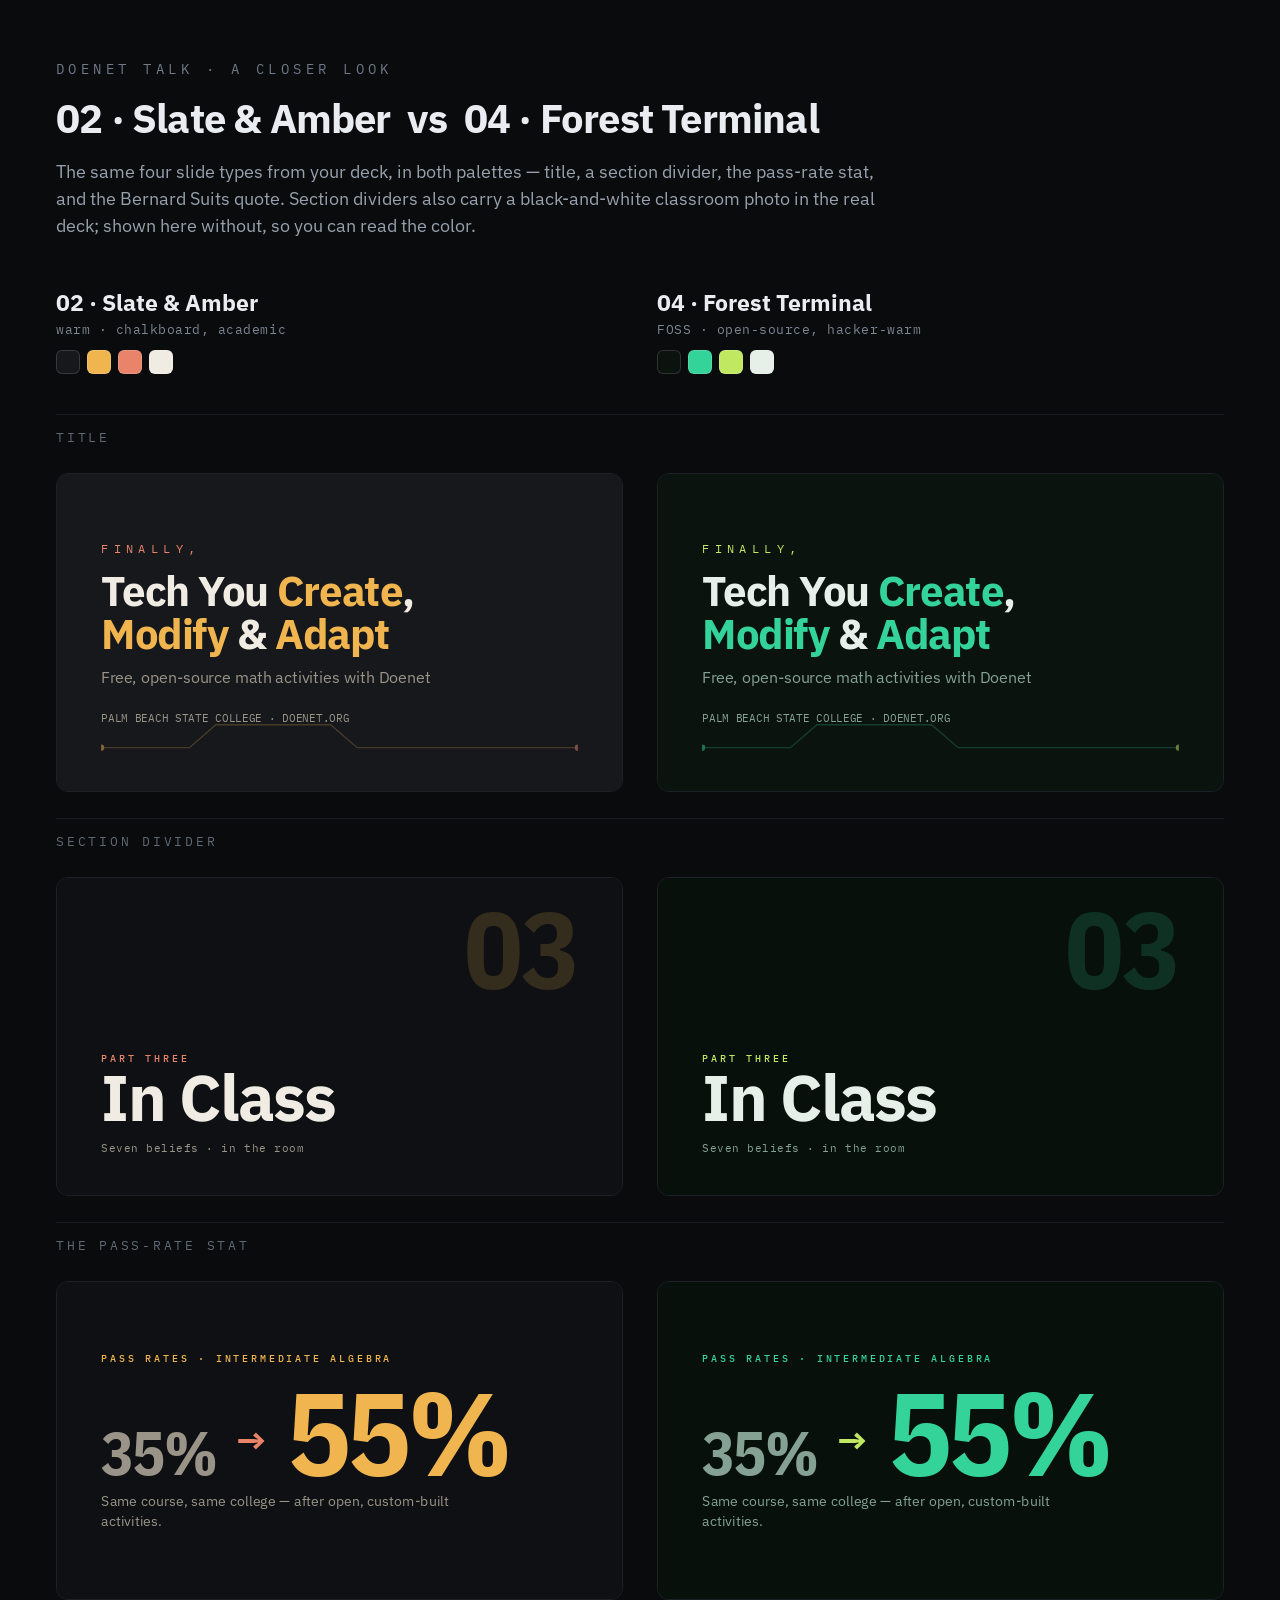
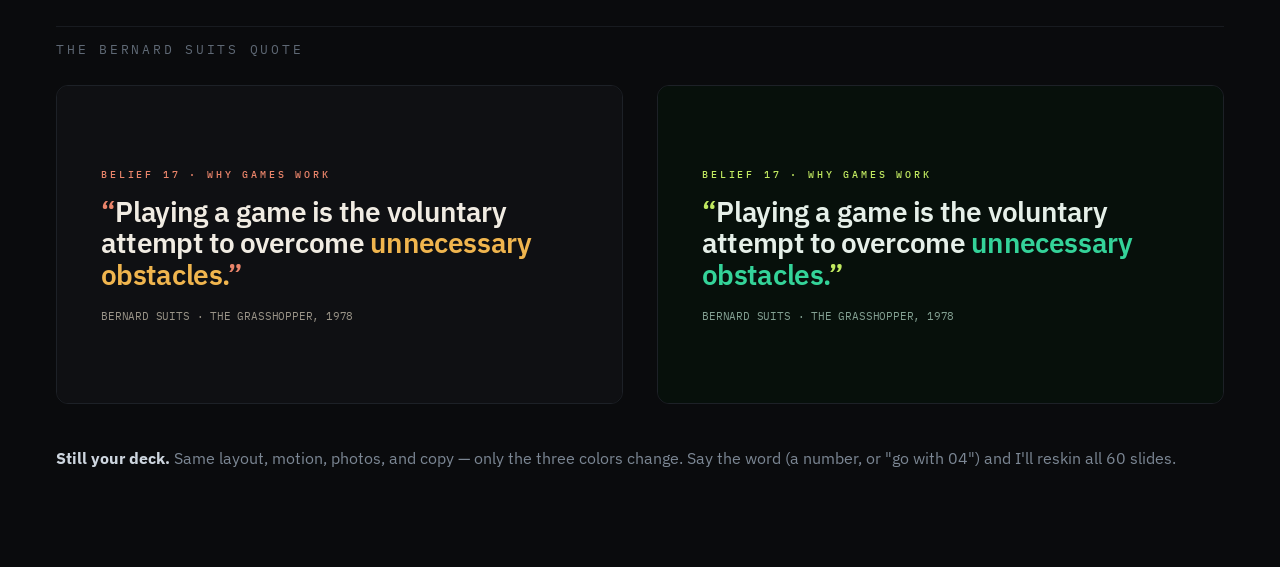
<file: FTYCMA Summer Spark 2026/Color Schemes - 02 & 04.html>
<!DOCTYPE html>
<html lang="en">
<head>
<meta charset="utf-8">
<meta name="viewport" content="width=device-width, initial-scale=1.0">
<title>Doenet Talk — 02 &amp; 04 across slide types</title>
<link rel="preconnect" href="https://fonts.googleapis.com">
<link rel="preconnect" href="https://fonts.gstatic.com" crossorigin>
<link rel="stylesheet" href="https://fonts.googleapis.com/css2?family=IBM+Plex+Sans:wght@400;500;600;700&family=IBM+Plex+Sans+Condensed:wght@700&family=IBM+Plex+Mono:wght@400;500&display=swap">
<style>
  *{ box-sizing:border-box; margin:0; padding:0; }
  body{ background:#0a0b0d; color:#e9edf2; font-family:"IBM Plex Sans",system-ui,sans-serif; padding:60px 56px 96px; -webkit-font-smoothing:antialiased; }
  .head{ max-width:1320px; margin:0 auto 40px; }
  .head .eyebrow{ font-family:"IBM Plex Mono",monospace; font-size:14px; letter-spacing:.32em; text-transform:uppercase; color:#6f7a88; }
  .head h1{ font-size:40px; font-weight:700; letter-spacing:-.02em; margin-top:14px; }
  .head p{ font-size:18px; color:#97a1ad; margin-top:14px; max-width:820px; line-height:1.5; }

  .cmp{ max-width:1320px; margin:0 auto; display:grid; grid-template-columns:1fr 1fr; gap:26px 34px; align-items:start; }
  @media (max-width:1100px){ .cmp{ grid-template-columns:1fr; } }
  .colhead{ position:sticky; top:0; background:#0a0b0d; padding:8px 0 14px; z-index:5; }
  .colhead .nm{ font-size:23px; font-weight:700; }
  .colhead .vibe{ font-family:"IBM Plex Mono",monospace; font-size:13px; color:#7c8794; margin-top:4px; letter-spacing:.04em; }
  .colhead .sw{ display:flex; gap:7px; margin-top:12px; }
  .colhead .sw span{ width:24px; height:24px; border-radius:6px; border:1px solid rgba(255,255,255,.14); }

  .rowlabel{ grid-column:1 / -1; font-family:"IBM Plex Mono",monospace; font-size:12.5px; letter-spacing:.22em; text-transform:uppercase; color:#5f6975; padding:14px 0 2px; border-top:1px solid #181b20; }

  .samp-wrap{ width:100%; aspect-ratio:16/9; overflow:hidden; position:relative; border-radius:12px; border:1px solid #1d2127; }
  .samp{ position:absolute; top:0; left:0; width:1280px; height:720px; transform-origin:top left; }
  .si{ position:absolute; inset:0; background:var(--bg); overflow:hidden; padding:92px 100px; display:flex; flex-direction:column; }
  .si.deep{ background:var(--bg2); }
  .si.center{ justify-content:center; }
  .si.end{ justify-content:flex-end; }
  .si::before{ content:""; position:absolute; inset:0; background-image:linear-gradient(var(--grid) 1px,transparent 1px),linear-gradient(90deg,var(--grid) 1px,transparent 1px); background-size:72px 72px; -webkit-mask-image:radial-gradient(120% 120% at 72% 28%,#000 52%,transparent 100%); mask-image:radial-gradient(120% 120% at 72% 28%,#000 52%,transparent 100%); }
  .si.nogrid::before{ display:none; }
  .si > *{ position:relative; }

  .kick{ font-family:"IBM Plex Mono",monospace; font-weight:500; font-size:23px; letter-spacing:.26em; text-transform:uppercase; color:var(--accent); display:flex; align-items:center; gap:18px; }
  .kick .bar{ width:46px; height:3px; background:var(--accent); display:inline-block; }
  .kick.alt{ color:var(--accent2); }
  .kick.alt .bar{ background:var(--accent2); }

  /* title */
  .pretitle{ font-family:"IBM Plex Mono",monospace; font-size:28px; letter-spacing:.4em; text-transform:uppercase; color:var(--accent2); margin-bottom:28px; }
  .maintitle{ font-size:96px; font-weight:700; letter-spacing:-.03em; line-height:1.0; color:var(--fg); }
  .maintitle em{ font-style:normal; color:var(--accent); }
  .subtitle{ font-size:36px; color:var(--mute); margin-top:28px; }
  .byline{ font-family:"IBM Plex Mono",monospace; font-size:24px; color:var(--mute); margin-top:54px; letter-spacing:.05em; }

  /* divider */
  .divnum{ font-family:"IBM Plex Sans Condensed",sans-serif; font-weight:700; font-size:248px; line-height:.84; letter-spacing:-.02em; position:absolute; top:54px; right:100px; color:color-mix(in srgb, var(--accent) 17%, transparent); }
  .divtitle{ font-size:148px; font-weight:700; letter-spacing:-.025em; line-height:.98; color:var(--fg); }
  .divmeta{ font-family:"IBM Plex Mono",monospace; color:var(--mute); font-size:26px; margin-top:26px; letter-spacing:.04em; }

  /* claim */
  .clm{ font-size:88px; font-weight:600; line-height:1.05; letter-spacing:-.02em; color:var(--fg); }
  .clm em{ font-style:normal; color:var(--accent); }
  .sub{ font-size:32px; color:var(--mute); margin-top:30px; max-width:820px; line-height:1.4; }
  .rule{ width:104px; height:6px; border-radius:3px; background:var(--accent); margin-top:38px; }

  /* stat */
  .statrow{ display:flex; align-items:flex-end; gap:46px; margin-top:46px; }
  .before{ font-family:"IBM Plex Sans Condensed",sans-serif; font-weight:700; font-size:138px; line-height:.82; color:var(--mute); letter-spacing:-.03em; }
  .arrow{ font-family:"IBM Plex Sans Condensed",sans-serif; font-weight:700; font-size:84px; color:var(--accent2); padding-bottom:30px; }
  .after{ font-family:"IBM Plex Sans Condensed",sans-serif; font-weight:700; font-size:268px; line-height:.78; color:var(--accent); letter-spacing:-.03em; }

  /* quote */
  .bigq{ font-size:64px; font-weight:600; line-height:1.12; letter-spacing:-.02em; color:var(--fg); max-width:1040px; }
  .bigq em{ font-style:normal; color:var(--accent); }
  .bigq .qm{ color:var(--accent2); }
  .attrib{ font-family:"IBM Plex Mono",monospace; color:var(--mute); font-size:24px; margin-top:40px; letter-spacing:.06em; }

  .route{ position:absolute; opacity:.5; }

  .p2{ --bg:#16181c; --bg2:#0f1013; --accent:#f0b54e; --accent2:#e9846a; --grid:rgba(220,200,170,.08); --fg:#f1ece3; --mute:#9a9488; }
  .p4{ --bg:#0b130f; --bg2:#07100b; --accent:#34d399; --accent2:#c0e860; --grid:rgba(120,200,150,.08); --fg:#e6f0e9; --mute:#84a193; }

  .note{ max-width:1320px; margin:42px auto 0; font-size:16px; color:#7c8794; line-height:1.55; }
  .note b{ color:#cdd5de; }
</style>
</head>
<body>
  <div class="head">
    <div class="eyebrow">Doenet talk · a closer look</div>
    <h1>02 · Slate &amp; Amber &nbsp;vs&nbsp; 04 · Forest Terminal</h1>
    <p>The same four slide types from your deck, in both palettes — title, a section divider, the pass-rate stat, and the Bernard Suits quote. Section dividers also carry a black-and-white classroom photo in the real deck; shown here without, so you can read the color.</p>
  </div>

  <div class="cmp">
    <div class="colhead">
      <div class="nm">02 · Slate &amp; Amber</div>
      <div class="vibe">warm · chalkboard, academic</div>
      <div class="sw"><span style="background:#16181c"></span><span style="background:#f0b54e"></span><span style="background:#e9846a"></span><span style="background:#f1ece3"></span></div>
    </div>
    <div class="colhead">
      <div class="nm">04 · Forest Terminal</div>
      <div class="vibe">FOSS · open-source, hacker-warm</div>
      <div class="sw"><span style="background:#0b130f"></span><span style="background:#34d399"></span><span style="background:#c0e860"></span><span style="background:#e6f0e9"></span></div>
    </div>

    <!-- ============ TITLE ============ -->
    <div class="rowlabel">Title</div>
    <div class="samp-wrap p2"><div class="samp"><div class="si center nogrid">
      <svg class="route" style="bottom:80px;left:100px;width:1080px;height:90px" viewBox="0 0 1080 90" fill="none"><polyline points="0,70 200,70 260,18 520,18 580,70 1080,70" stroke="var(--accent)" stroke-width="3" opacity=".45"/><circle cx="0" cy="70" r="7" fill="var(--accent)"/><circle cx="1080" cy="70" r="7" fill="var(--accent2)"/></svg>
      <div class="pretitle">Finally,</div>
      <div class="maintitle">Tech You <em>Create</em>,<br><em>Modify</em> &amp; <em>Adapt</em></div>
      <div class="subtitle">Free, open-source math activities with Doenet</div>
      <div class="byline">PALM BEACH STATE COLLEGE · DOENET.ORG</div>
    </div></div></div>
    <div class="samp-wrap p4"><div class="samp"><div class="si center nogrid">
      <svg class="route" style="bottom:80px;left:100px;width:1080px;height:90px" viewBox="0 0 1080 90" fill="none"><polyline points="0,70 200,70 260,18 520,18 580,70 1080,70" stroke="var(--accent)" stroke-width="3" opacity=".45"/><circle cx="0" cy="70" r="7" fill="var(--accent)"/><circle cx="1080" cy="70" r="7" fill="var(--accent2)"/></svg>
      <div class="pretitle">Finally,</div>
      <div class="maintitle">Tech You <em>Create</em>,<br><em>Modify</em> &amp; <em>Adapt</em></div>
      <div class="subtitle">Free, open-source math activities with Doenet</div>
      <div class="byline">PALM BEACH STATE COLLEGE · DOENET.ORG</div>
    </div></div></div>

    <!-- ============ DIVIDER ============ -->
    <div class="rowlabel">Section divider</div>
    <div class="samp-wrap p2"><div class="samp"><div class="si deep end nogrid">
      <div class="divnum">03</div>
      <div class="kick alt">Part three</div>
      <div class="divtitle">In Class</div>
      <div class="divmeta">Seven beliefs · in the room</div>
    </div></div></div>
    <div class="samp-wrap p4"><div class="samp"><div class="si deep end nogrid">
      <div class="divnum">03</div>
      <div class="kick alt">Part three</div>
      <div class="divtitle">In Class</div>
      <div class="divmeta">Seven beliefs · in the room</div>
    </div></div></div>

    <!-- ============ STAT ============ -->
    <div class="rowlabel">The pass-rate stat</div>
    <div class="samp-wrap p2"><div class="samp"><div class="si deep center">
      <div class="kick">Pass rates · intermediate algebra</div>
      <div class="statrow"><span class="before">35%</span><span class="arrow">→</span><span class="after">55%</span></div>
      <div class="sub">Same course, same college — after open, custom-built activities.</div>
    </div></div></div>
    <div class="samp-wrap p4"><div class="samp"><div class="si deep center">
      <div class="kick">Pass rates · intermediate algebra</div>
      <div class="statrow"><span class="before">35%</span><span class="arrow">→</span><span class="after">55%</span></div>
      <div class="sub">Same course, same college — after open, custom-built activities.</div>
    </div></div></div>

    <!-- ============ QUOTE ============ -->
    <div class="rowlabel">The Bernard Suits quote</div>
    <div class="samp-wrap p2"><div class="samp"><div class="si deep center">
      <div class="kick alt">Belief 17 · why games work</div>
      <div class="bigq" style="margin-top:34px"><span class="qm">“</span>Playing a game is the voluntary attempt to overcome <em>unnecessary obstacles.</em><span class="qm">”</span></div>
      <div class="attrib">BERNARD SUITS · THE GRASSHOPPER, 1978</div>
    </div></div></div>
    <div class="samp-wrap p4"><div class="samp"><div class="si deep center">
      <div class="kick alt">Belief 17 · why games work</div>
      <div class="bigq" style="margin-top:34px"><span class="qm">“</span>Playing a game is the voluntary attempt to overcome <em>unnecessary obstacles.</em><span class="qm">”</span></div>
      <div class="attrib">BERNARD SUITS · THE GRASSHOPPER, 1978</div>
    </div></div></div>

  </div>

  <div class="note"><b>Still your deck.</b> Same layout, motion, photos, and copy — only the three colors change. Say the word (a number, or "go with 04") and I'll reskin all 60 slides.</div>

  <script>
    function fit(){
      document.querySelectorAll('.samp-wrap').forEach(function(w){
        var s = w.querySelector('.samp');
        var k = w.clientWidth / 1280;
        s.style.transform = 'scale(' + k + ')';
      });
    }
    window.addEventListener('resize', fit);
    window.addEventListener('load', fit);
    fit();
  </script>
</body>
</html>
</file>
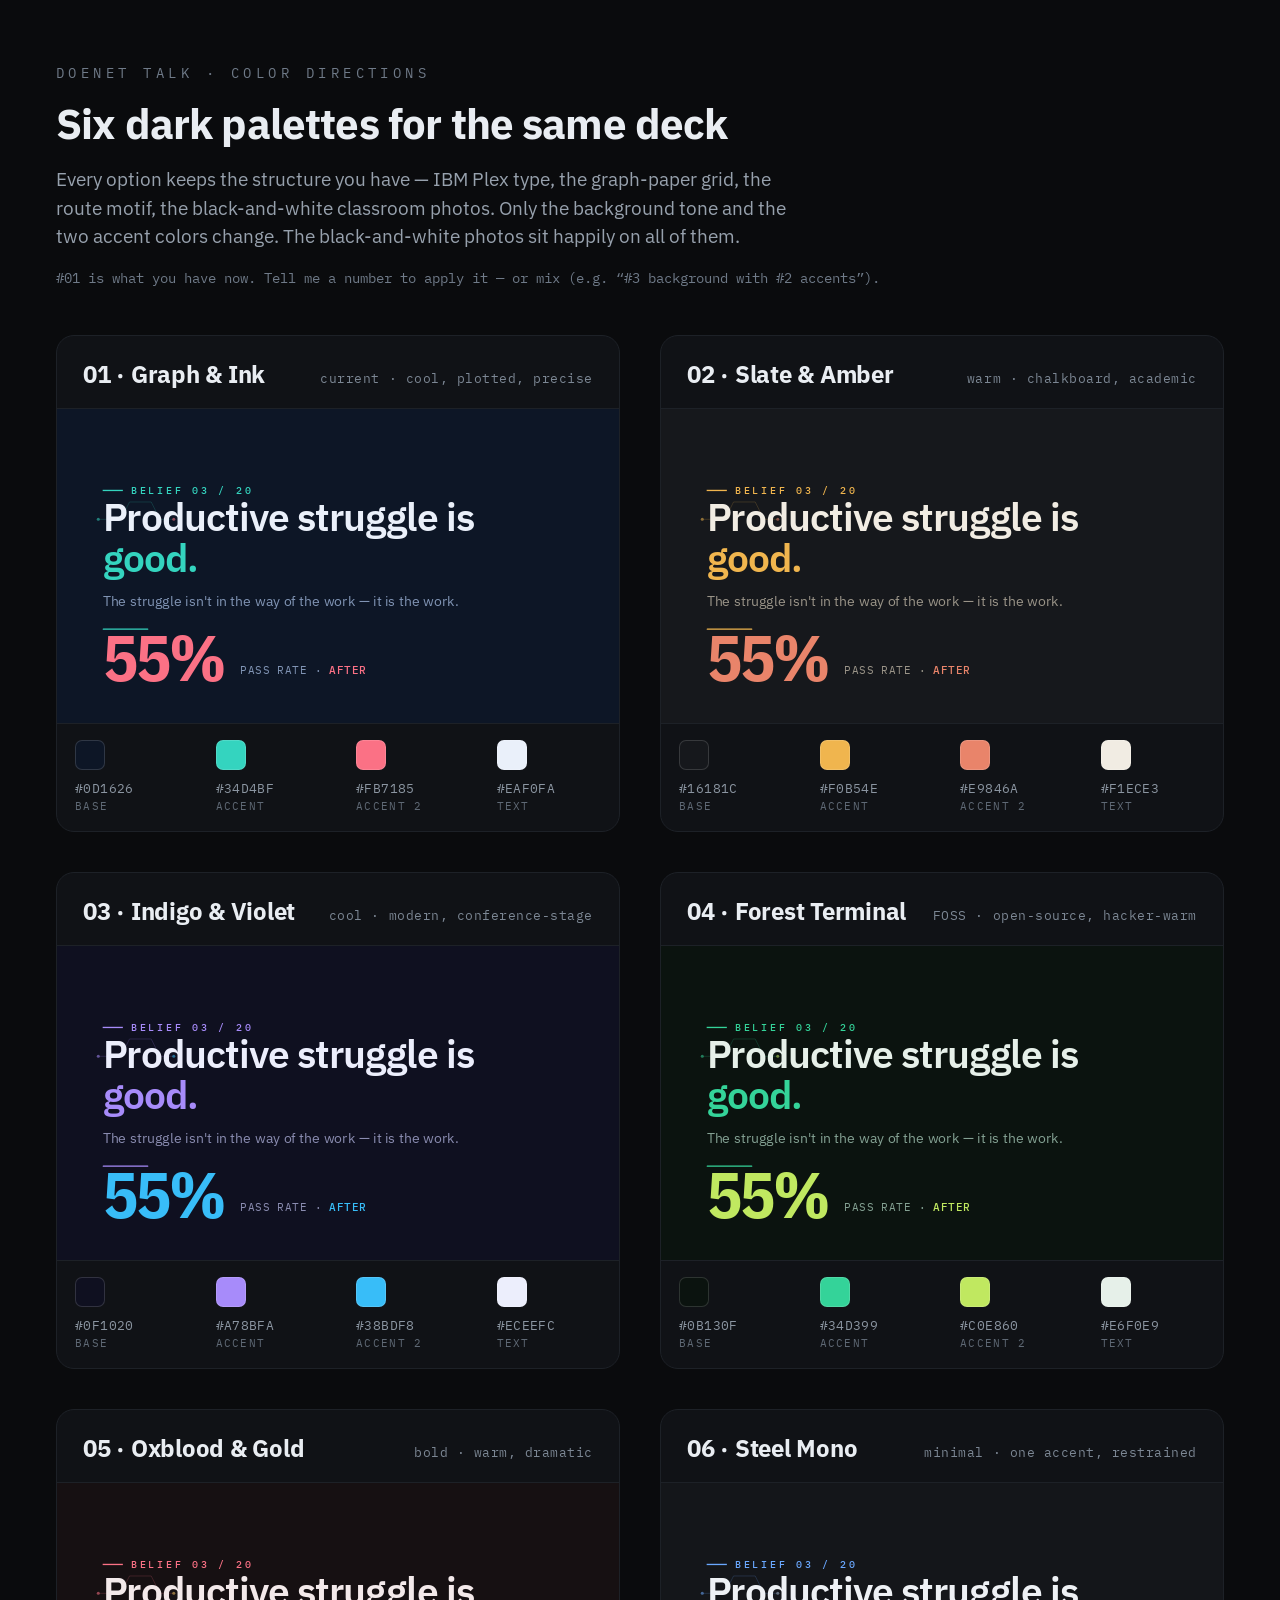
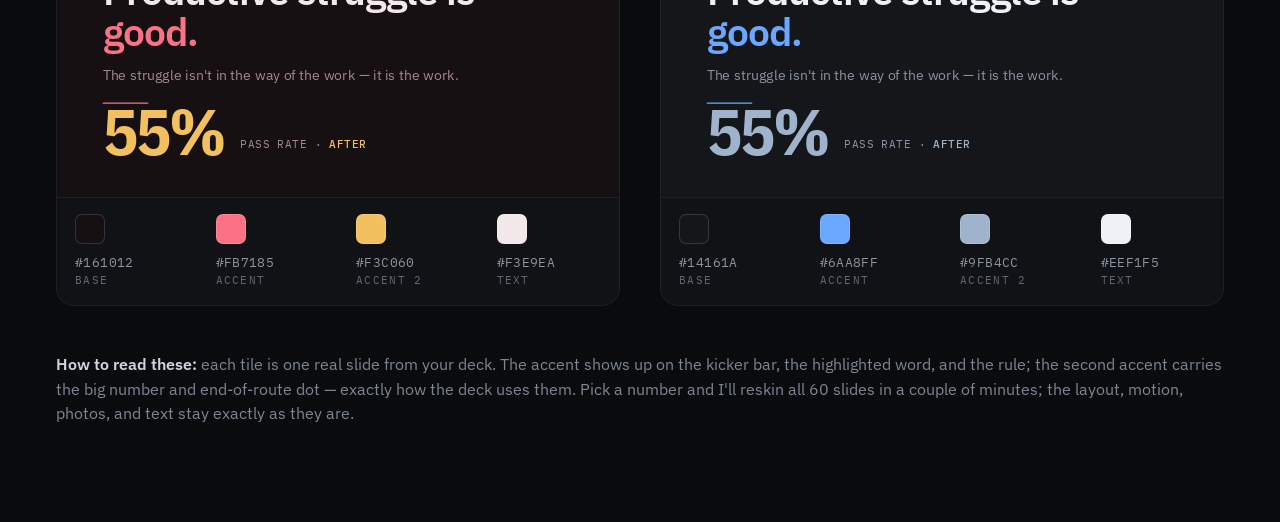
<file: FTYCMA Summer Spark 2026/Color Schemes.html>
<!DOCTYPE html>
<html lang="en">
<head>
<meta charset="utf-8">
<meta name="viewport" content="width=device-width, initial-scale=1.0">
<title>Doenet Talk — Color Directions</title>
<link rel="preconnect" href="https://fonts.googleapis.com">
<link rel="preconnect" href="https://fonts.gstatic.com" crossorigin>
<link rel="stylesheet" href="https://fonts.googleapis.com/css2?family=IBM+Plex+Sans:wght@400;500;600;700&family=IBM+Plex+Sans+Condensed:wght@700&family=IBM+Plex+Mono:wght@400;500&display=swap">
<style>
  *{ box-sizing:border-box; margin:0; padding:0; }
  body{ background:#0a0b0d; color:#e9edf2; font-family:"IBM Plex Sans",system-ui,sans-serif; padding:64px 56px 96px; -webkit-font-smoothing:antialiased; }
  .head{ max-width:1320px; margin:0 auto 48px; }
  .head .eyebrow{ font-family:"IBM Plex Mono",monospace; font-size:14px; letter-spacing:.32em; text-transform:uppercase; color:#6f7a88; }
  .head h1{ font-size:42px; font-weight:700; letter-spacing:-.02em; margin-top:14px; }
  .head p{ font-size:19px; color:#97a1ad; margin-top:14px; max-width:760px; line-height:1.5; }
  .head .hint{ font-family:"IBM Plex Mono",monospace; font-size:14px; color:#6f7a88; margin-top:18px; }

  .grid{ display:grid; grid-template-columns:repeat(2, minmax(0,1fr)); gap:40px; max-width:1320px; margin:0 auto; }
  @media (max-width:1200px){ .grid{ grid-template-columns:1fr; } }

  .card{ background:#101216; border:1px solid #1d2127; border-radius:18px; overflow:hidden; }
  .card-top{ display:flex; align-items:baseline; justify-content:space-between; gap:16px; padding:22px 26px 18px; }
  .card-name{ font-size:24px; font-weight:700; letter-spacing:-.01em; }
  .card-vibe{ font-family:"IBM Plex Mono",monospace; font-size:13px; color:#7c8794; letter-spacing:.04em; text-align:right; }

  .samp-wrap{ width:100%; aspect-ratio:16/9; overflow:hidden; position:relative; border-top:1px solid #1d2127; border-bottom:1px solid #1d2127; }
  .samp{ position:absolute; top:0; left:0; width:1280px; height:720px; transform-origin:top left; }
  /* scale 1280 -> card inner width; set via JS for precision, fallback below */
  .samp-inner{ position:absolute; inset:0; background:var(--bg); overflow:hidden; padding:96px 104px; display:flex; flex-direction:column; }
  .samp-inner::before{ content:""; position:absolute; inset:0; background-image:linear-gradient(var(--grid) 1px,transparent 1px),linear-gradient(90deg,var(--grid) 1px,transparent 1px); background-size:72px 72px; -webkit-mask-image:radial-gradient(120% 120% at 72% 28%,#000 52%,transparent 100%); mask-image:radial-gradient(120% 120% at 72% 28%,#000 52%,transparent 100%); }
  .samp-route{ position:absolute; top:96px; right:104px; width:360px; height:150px; opacity:.55; }
  .samp-inner > *{ position:relative; }

  .s-kick{ font-family:"IBM Plex Mono",monospace; font-weight:500; font-size:23px; letter-spacing:.26em; text-transform:uppercase; color:var(--accent); display:flex; align-items:center; gap:18px; }
  .s-kick .bar{ width:46px; height:3px; background:var(--accent); display:inline-block; }
  .s-h{ font-size:88px; font-weight:600; line-height:1.05; letter-spacing:-.02em; color:var(--fg); margin-top:auto; max-width:980px; }
  .s-h em{ font-style:normal; color:var(--accent); }
  .s-sub{ font-size:32px; color:var(--mute); margin-top:30px; max-width:820px; line-height:1.4; }
  .s-rule{ width:104px; height:6px; border-radius:3px; background:var(--accent); margin-top:40px; }
  .s-foot{ display:flex; align-items:flex-end; gap:36px; margin-top:auto; }
  .s-stat{ font-family:"IBM Plex Sans Condensed",sans-serif; font-weight:700; font-size:148px; line-height:.82; letter-spacing:-.03em; color:var(--accent2); }
  .s-mono{ font-family:"IBM Plex Mono",monospace; font-size:24px; letter-spacing:.12em; color:var(--mute); padding-bottom:14px; }
  .s-mono b{ color:var(--accent2); font-weight:500; }

  .swatches{ display:flex; gap:0; }
  .sw{ flex:1; padding:16px 18px 18px; }
  .sw .chip{ width:30px; height:30px; border-radius:7px; border:1px solid rgba(255,255,255,.14); }
  .sw .hex{ font-family:"IBM Plex Mono",monospace; font-size:12.5px; color:#8b95a1; margin-top:10px; letter-spacing:.03em; }
  .sw .lab{ font-family:"IBM Plex Mono",monospace; font-size:11px; color:#5f6975; margin-top:3px; text-transform:uppercase; letter-spacing:.12em; }

  .foot-note{ max-width:1320px; margin:46px auto 0; font-size:16px; color:#7c8794; line-height:1.55; }
  .foot-note b{ color:#cdd5de; font-weight:600; }
</style>
</head>
<body>
  <div class="head">
    <div class="eyebrow">Doenet talk · color directions</div>
    <h1>Six dark palettes for the same deck</h1>
    <p>Every option keeps the structure you have — IBM Plex type, the graph-paper grid, the route motif, the black-and-white classroom photos. Only the background tone and the two accent colors change. The black-and-white photos sit happily on all of them.</p>
    <div class="hint">#01 is what you have now. Tell me a number to apply it — or mix (e.g. “#3 background with #2 accents”).</div>
  </div>

  <div class="grid" id="grid">

    <!-- 01 current -->
    <div class="card" style="--bg:#0d1626;--bg2:#091020;--accent:#34d4bf;--accent2:#fb7185;--grid:rgba(125,165,225,.08);--fg:#eaf0fa;--mute:#8094b4">
      <div class="card-top"><div class="card-name">01 · Graph &amp; Ink</div><div class="card-vibe">current · cool, plotted, precise</div></div>
      <div class="samp-wrap"><div class="samp"><div class="samp-inner">
        <svg class="samp-route" viewBox="0 0 360 150" fill="none"><polyline points="6,120 110,120 150,40 250,40 290,120 354,120" stroke="var(--accent)" stroke-width="3" opacity=".5"/><circle cx="6" cy="120" r="7" fill="var(--accent)"/><circle cx="354" cy="120" r="7" fill="var(--accent2)"/></svg>
        <div class="s-kick"><span class="bar"></span>Belief 03 / 20</div>
        <h2 class="s-h">Productive struggle is <em>good.</em></h2>
        <p class="s-sub">The struggle isn't in the way of the work — it is the work.</p>
        <div class="s-rule"></div>
        <div class="s-foot"><div class="s-stat">55%</div><div class="s-mono">PASS RATE · <b>AFTER</b></div></div>
      </div></div></div>
      <div class="swatches">
        <div class="sw"><div class="chip" style="background:#0d1626"></div><div class="hex">#0D1626</div><div class="lab">base</div></div>
        <div class="sw"><div class="chip" style="background:#34d4bf"></div><div class="hex">#34D4BF</div><div class="lab">accent</div></div>
        <div class="sw"><div class="chip" style="background:#fb7185"></div><div class="hex">#FB7185</div><div class="lab">accent 2</div></div>
        <div class="sw"><div class="chip" style="background:#eaf0fa"></div><div class="hex">#EAF0FA</div><div class="lab">text</div></div>
      </div>
    </div>

    <!-- 02 slate & amber -->
    <div class="card" style="--bg:#16181c;--bg2:#0f1013;--accent:#f0b54e;--accent2:#e9846a;--grid:rgba(220,200,170,.07);--fg:#f1ece3;--mute:#9a9488">
      <div class="card-top"><div class="card-name">02 · Slate &amp; Amber</div><div class="card-vibe">warm · chalkboard, academic</div></div>
      <div class="samp-wrap"><div class="samp"><div class="samp-inner">
        <svg class="samp-route" viewBox="0 0 360 150" fill="none"><polyline points="6,120 110,120 150,40 250,40 290,120 354,120" stroke="var(--accent)" stroke-width="3" opacity=".5"/><circle cx="6" cy="120" r="7" fill="var(--accent)"/><circle cx="354" cy="120" r="7" fill="var(--accent2)"/></svg>
        <div class="s-kick"><span class="bar"></span>Belief 03 / 20</div>
        <h2 class="s-h">Productive struggle is <em>good.</em></h2>
        <p class="s-sub">The struggle isn't in the way of the work — it is the work.</p>
        <div class="s-rule"></div>
        <div class="s-foot"><div class="s-stat">55%</div><div class="s-mono">PASS RATE · <b>AFTER</b></div></div>
      </div></div></div>
      <div class="swatches">
        <div class="sw"><div class="chip" style="background:#16181c"></div><div class="hex">#16181C</div><div class="lab">base</div></div>
        <div class="sw"><div class="chip" style="background:#f0b54e"></div><div class="hex">#F0B54E</div><div class="lab">accent</div></div>
        <div class="sw"><div class="chip" style="background:#e9846a"></div><div class="hex">#E9846A</div><div class="lab">accent 2</div></div>
        <div class="sw"><div class="chip" style="background:#f1ece3"></div><div class="hex">#F1ECE3</div><div class="lab">text</div></div>
      </div>
    </div>

    <!-- 03 indigo & violet -->
    <div class="card" style="--bg:#0f1020;--bg2:#0a0a18;--accent:#a78bfa;--accent2:#38bdf8;--grid:rgba(150,150,230,.08);--fg:#eceefc;--mute:#8a8cb0">
      <div class="card-top"><div class="card-name">03 · Indigo &amp; Violet</div><div class="card-vibe">cool · modern, conference-stage</div></div>
      <div class="samp-wrap"><div class="samp"><div class="samp-inner">
        <svg class="samp-route" viewBox="0 0 360 150" fill="none"><polyline points="6,120 110,120 150,40 250,40 290,120 354,120" stroke="var(--accent)" stroke-width="3" opacity=".5"/><circle cx="6" cy="120" r="7" fill="var(--accent)"/><circle cx="354" cy="120" r="7" fill="var(--accent2)"/></svg>
        <div class="s-kick"><span class="bar"></span>Belief 03 / 20</div>
        <h2 class="s-h">Productive struggle is <em>good.</em></h2>
        <p class="s-sub">The struggle isn't in the way of the work — it is the work.</p>
        <div class="s-rule"></div>
        <div class="s-foot"><div class="s-stat">55%</div><div class="s-mono">PASS RATE · <b>AFTER</b></div></div>
      </div></div></div>
      <div class="swatches">
        <div class="sw"><div class="chip" style="background:#0f1020"></div><div class="hex">#0F1020</div><div class="lab">base</div></div>
        <div class="sw"><div class="chip" style="background:#a78bfa"></div><div class="hex">#A78BFA</div><div class="lab">accent</div></div>
        <div class="sw"><div class="chip" style="background:#38bdf8"></div><div class="hex">#38BDF8</div><div class="lab">accent 2</div></div>
        <div class="sw"><div class="chip" style="background:#eceefc"></div><div class="hex">#ECEEFC</div><div class="lab">text</div></div>
      </div>
    </div>

    <!-- 04 forest terminal -->
    <div class="card" style="--bg:#0b130f;--bg2:#07100b;--accent:#34d399;--accent2:#c0e860;--grid:rgba(120,200,150,.07);--fg:#e6f0e9;--mute:#84a193">
      <div class="card-top"><div class="card-name">04 · Forest Terminal</div><div class="card-vibe">FOSS · open-source, hacker-warm</div></div>
      <div class="samp-wrap"><div class="samp"><div class="samp-inner">
        <svg class="samp-route" viewBox="0 0 360 150" fill="none"><polyline points="6,120 110,120 150,40 250,40 290,120 354,120" stroke="var(--accent)" stroke-width="3" opacity=".5"/><circle cx="6" cy="120" r="7" fill="var(--accent)"/><circle cx="354" cy="120" r="7" fill="var(--accent2)"/></svg>
        <div class="s-kick"><span class="bar"></span>Belief 03 / 20</div>
        <h2 class="s-h">Productive struggle is <em>good.</em></h2>
        <p class="s-sub">The struggle isn't in the way of the work — it is the work.</p>
        <div class="s-rule"></div>
        <div class="s-foot"><div class="s-stat">55%</div><div class="s-mono">PASS RATE · <b>AFTER</b></div></div>
      </div></div></div>
      <div class="swatches">
        <div class="sw"><div class="chip" style="background:#0b130f"></div><div class="hex">#0B130F</div><div class="lab">base</div></div>
        <div class="sw"><div class="chip" style="background:#34d399"></div><div class="hex">#34D399</div><div class="lab">accent</div></div>
        <div class="sw"><div class="chip" style="background:#c0e860"></div><div class="hex">#C0E860</div><div class="lab">accent 2</div></div>
        <div class="sw"><div class="chip" style="background:#e6f0e9"></div><div class="hex">#E6F0E9</div><div class="lab">text</div></div>
      </div>
    </div>

    <!-- 05 oxblood & gold -->
    <div class="card" style="--bg:#161012;--bg2:#0e0a0b;--accent:#fb7185;--accent2:#f3c060;--grid:rgba(220,160,160,.06);--fg:#f3e9ea;--mute:#a3898d">
      <div class="card-top"><div class="card-name">05 · Oxblood &amp; Gold</div><div class="card-vibe">bold · warm, dramatic</div></div>
      <div class="samp-wrap"><div class="samp"><div class="samp-inner">
        <svg class="samp-route" viewBox="0 0 360 150" fill="none"><polyline points="6,120 110,120 150,40 250,40 290,120 354,120" stroke="var(--accent)" stroke-width="3" opacity=".5"/><circle cx="6" cy="120" r="7" fill="var(--accent)"/><circle cx="354" cy="120" r="7" fill="var(--accent2)"/></svg>
        <div class="s-kick"><span class="bar"></span>Belief 03 / 20</div>
        <h2 class="s-h">Productive struggle is <em>good.</em></h2>
        <p class="s-sub">The struggle isn't in the way of the work — it is the work.</p>
        <div class="s-rule"></div>
        <div class="s-foot"><div class="s-stat">55%</div><div class="s-mono">PASS RATE · <b>AFTER</b></div></div>
      </div></div></div>
      <div class="swatches">
        <div class="sw"><div class="chip" style="background:#161012"></div><div class="hex">#161012</div><div class="lab">base</div></div>
        <div class="sw"><div class="chip" style="background:#fb7185"></div><div class="hex">#FB7185</div><div class="lab">accent</div></div>
        <div class="sw"><div class="chip" style="background:#f3c060"></div><div class="hex">#F3C060</div><div class="lab">accent 2</div></div>
        <div class="sw"><div class="chip" style="background:#f3e9ea"></div><div class="hex">#F3E9EA</div><div class="lab">text</div></div>
      </div>
    </div>

    <!-- 06 steel mono -->
    <div class="card" style="--bg:#14161a;--bg2:#0e1013;--accent:#6aa8ff;--accent2:#9fb4cc;--grid:rgba(150,170,200,.07);--fg:#eef1f5;--mute:#8a93a3">
      <div class="card-top"><div class="card-name">06 · Steel Mono</div><div class="card-vibe">minimal · one accent, restrained</div></div>
      <div class="samp-wrap"><div class="samp"><div class="samp-inner">
        <svg class="samp-route" viewBox="0 0 360 150" fill="none"><polyline points="6,120 110,120 150,40 250,40 290,120 354,120" stroke="var(--accent)" stroke-width="3" opacity=".5"/><circle cx="6" cy="120" r="7" fill="var(--accent)"/><circle cx="354" cy="120" r="7" fill="var(--accent2)"/></svg>
        <div class="s-kick"><span class="bar"></span>Belief 03 / 20</div>
        <h2 class="s-h">Productive struggle is <em>good.</em></h2>
        <p class="s-sub">The struggle isn't in the way of the work — it is the work.</p>
        <div class="s-rule"></div>
        <div class="s-foot"><div class="s-stat">55%</div><div class="s-mono">PASS RATE · <b>AFTER</b></div></div>
      </div></div></div>
      <div class="swatches">
        <div class="sw"><div class="chip" style="background:#14161a"></div><div class="hex">#14161A</div><div class="lab">base</div></div>
        <div class="sw"><div class="chip" style="background:#6aa8ff"></div><div class="hex">#6AA8FF</div><div class="lab">accent</div></div>
        <div class="sw"><div class="chip" style="background:#9fb4cc"></div><div class="hex">#9FB4CC</div><div class="lab">accent 2</div></div>
        <div class="sw"><div class="chip" style="background:#eef1f5"></div><div class="hex">#EEF1F5</div><div class="lab">text</div></div>
      </div>
    </div>

  </div>

  <div class="foot-note">
    <b>How to read these:</b> each tile is one real slide from your deck. The accent shows up on the kicker bar, the highlighted word, and the rule; the second accent carries the big number and end-of-route dot — exactly how the deck uses them. Pick a number and I'll reskin all 60 slides in a couple of minutes; the layout, motion, photos, and text stay exactly as they are.
  </div>

  <script>
    // Scale each 1280x720 sampler to fit its card width precisely.
    function fit(){
      document.querySelectorAll('.samp-wrap').forEach(function(w){
        var s = w.querySelector('.samp');
        var k = w.clientWidth / 1280;
        s.style.transform = 'scale(' + k + ')';
        w.style.height = (720 * k) + 'px';
      });
    }
    window.addEventListener('resize', fit);
    window.addEventListener('load', fit);
    fit();
  </script>
</body>
</html>
</file>
